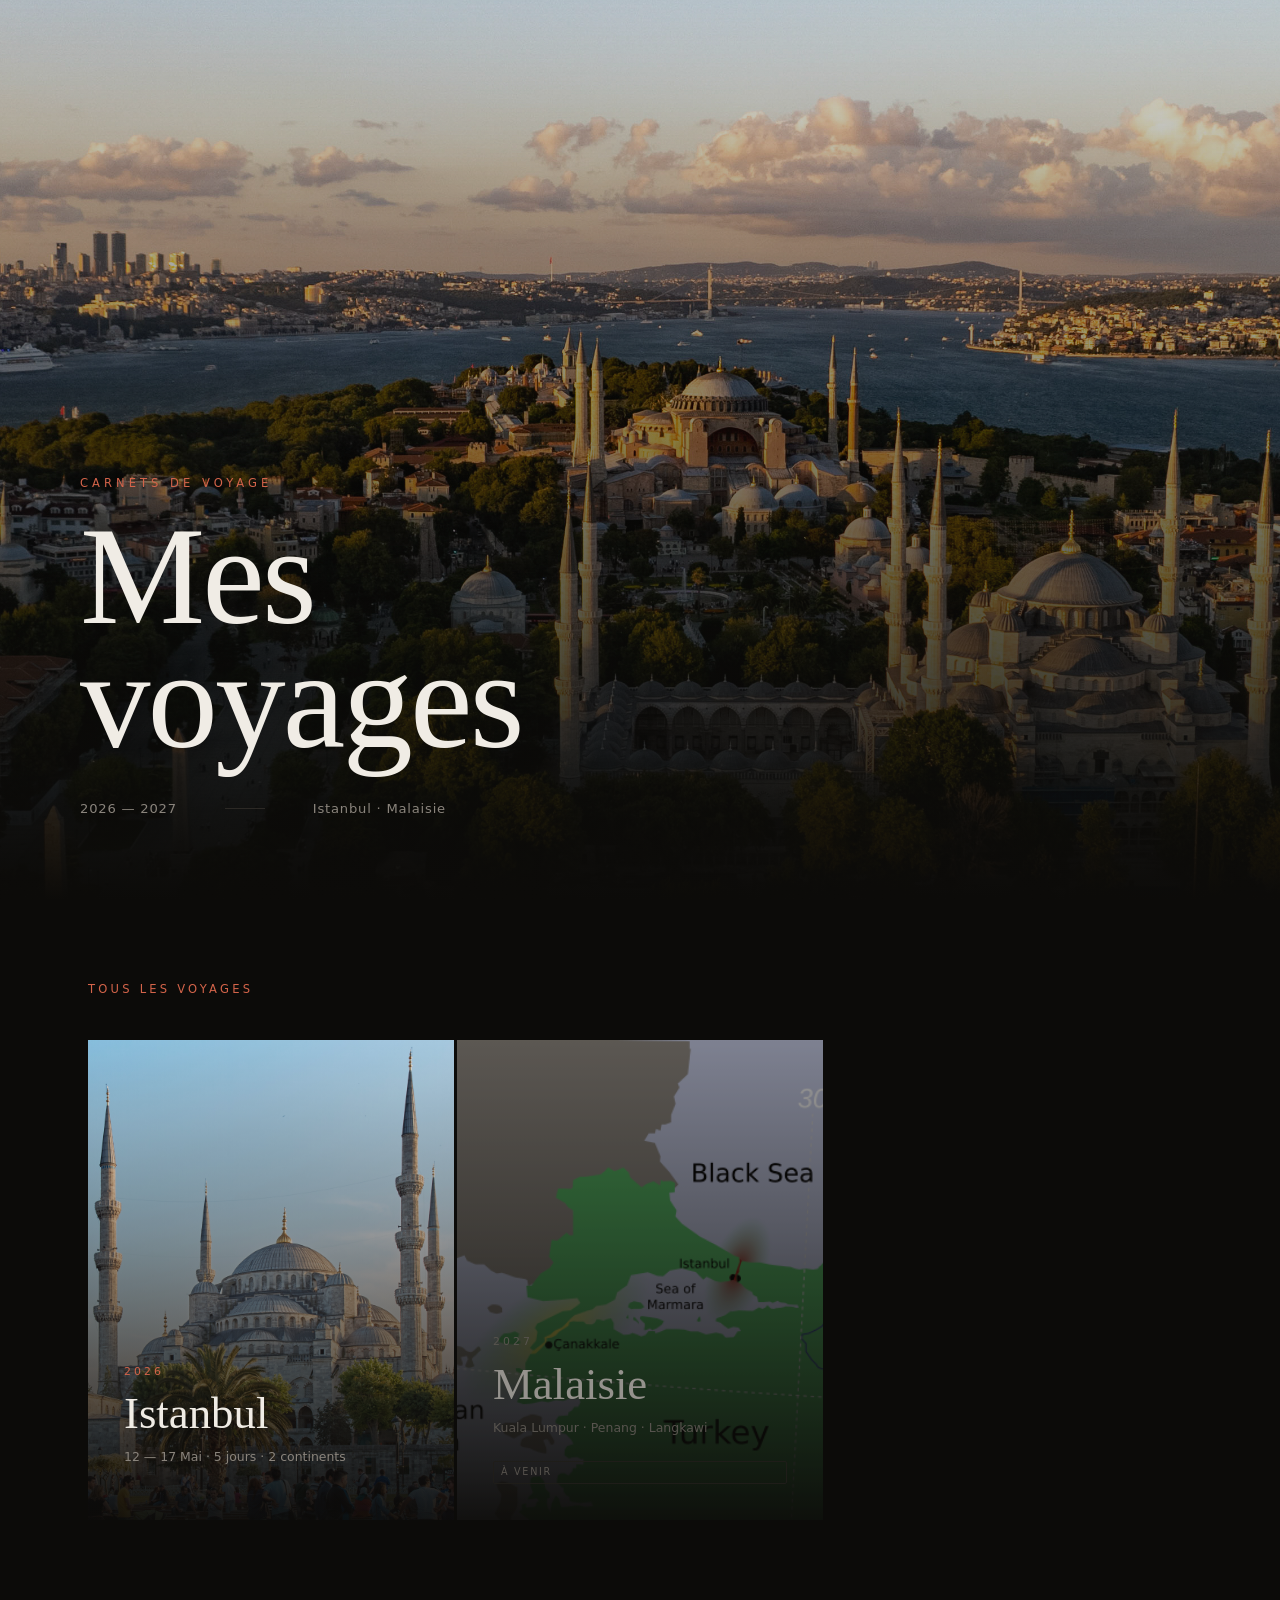
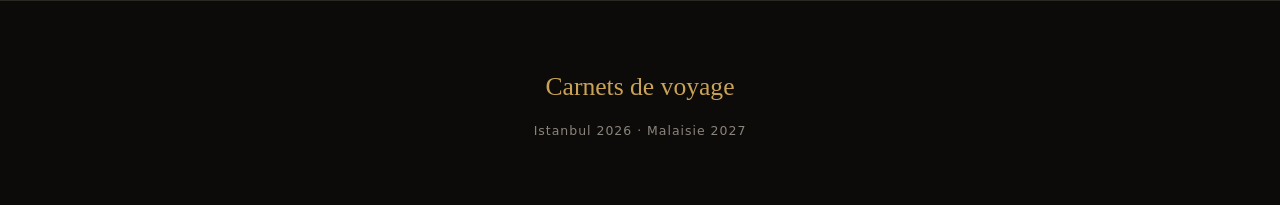
<file: index.html>
<!DOCTYPE html>
<html lang="fr">
<head>
    <meta charset="UTF-8">
    <meta name="viewport" content="width=device-width, initial-scale=1.0">
    <title>Carnets de voyage</title>
    <link rel="stylesheet" href="style.css"/>
</head>
<body>

<!-- HERO -->
<div class="hero" style="background-image: url('istanbul/img/hero.jpg')">
    <div class="hero-content">
        <div class="hero-eyebrow">Carnets de voyage</div>
        <h1>Mes<br>voyages</h1>
        <div class="hero-meta">
            <span>2026 — 2027</span>
            <div class="hero-divider"></div>
            <span>Istanbul · Malaisie</span>
        </div>
    </div>
</div>

<!-- VOYAGES -->
<section class="trips-section">
    <div class="trips-section-label">Tous les voyages</div>
    <div class="trips-grid">

        <a class="trip-card" href="istanbul/index.html">
            <div class="trip-card-photo" style="background-image: url('istanbul/img/blue-mosque.jpg')"></div>
            <div class="trip-card-overlay">
                <div class="trip-card-year">2026</div>
                <div class="trip-card-name">Istanbul</div>
                <div class="trip-card-meta">12 — 17 Mai · 5 jours · 2 continents</div>
                <div class="trip-card-cta">Voir le carnet →</div>
            </div>
        </a>

        <div class="trip-card soon">
            <div class="trip-card-photo" style="background-image: url('istanbul/img/bosphorus.jpg'); filter: grayscale(0.4)"></div>
            <div class="trip-card-overlay">
                <div class="trip-card-year">2027</div>
                <div class="trip-card-name">Malaisie</div>
                <div class="trip-card-meta">Kuala Lumpur · Penang · Langkawi</div>
                <div class="trip-badge">À venir</div>
            </div>
        </div>

    </div>
</section>

<footer>
    <div class="footer-title">Carnets de voyage</div>
    <p>Istanbul 2026 · Malaisie 2027</p>
</footer>

</body>
</html>
</file>
<file: style.css>
:root {
    --bg: #0c0b09;
    --surface: #141210;
    --card: #1c1a17;
    --border: #2c2925;
    --accent: #d4644a;
    --gold: #c9a255;
    --text: #f0ece5;
    --muted: #8a847c;
}

* { margin: 0; padding: 0; box-sizing: border-box; }

html { scroll-behavior: smooth; }

body {
    background: var(--bg);
    color: var(--text);
    font-family: Georgia, 'Times New Roman', serif;
    line-height: 1.7;
    transition: margin-left 0.35s cubic-bezier(0.4,0,0.2,1);
}

body.sidebar-open {
    margin-left: 280px;
}

/* NAV */
nav {
    position: sticky;
    top: 0;
    z-index: 100;
    background: rgba(12,11,9,0.88);
    backdrop-filter: blur(20px);
    border-bottom: 1px solid var(--border);
}

nav ul {
    list-style: none;
    display: flex;
    justify-content: center;
    overflow-x: auto;
}

nav a {
    display: block;
    padding: 18px 28px;
    color: var(--muted);
    text-decoration: none;
    font-family: system-ui, sans-serif;
    font-size: 0.75rem;
    letter-spacing: 0.14em;
    text-transform: uppercase;
    transition: color 0.2s;
    white-space: nowrap;
}

nav a:hover { color: var(--accent); }

/* HERO */
.hero {
    height: 100vh;
    min-height: 600px;
    display: flex;
    flex-direction: column;
    justify-content: flex-end;
    padding: 80px;
    position: relative;
    overflow: hidden;
    background-size: cover;
    background-position: center;
    background-repeat: no-repeat;
}

.hero::before {
    content: '';
    position: absolute;
    inset: 0;
    background: linear-gradient(
        to top,
        rgba(12,11,9,1) 0%,
        rgba(12,11,9,0.5) 50%,
        rgba(12,11,9,0.15) 100%
    );
}

.hero-content { position: relative; max-width: 900px; }

.hero-eyebrow {
    font-family: system-ui, sans-serif;
    font-size: 0.72rem;
    letter-spacing: 0.35em;
    text-transform: uppercase;
    color: var(--accent);
    margin-bottom: 20px;
}

.hero h1 {
    font-size: clamp(72px, 11vw, 148px);
    font-weight: 400;
    line-height: 0.88;
    letter-spacing: -0.02em;
    color: var(--text);
    margin-bottom: 36px;
}

.hero-meta {
    display: flex;
    gap: 48px;
    align-items: center;
    font-family: system-ui, sans-serif;
    font-size: 0.82rem;
    color: var(--muted);
    letter-spacing: 0.06em;
}

.hero-divider { width: 40px; height: 1px; background: var(--border); }

/* INTRO */
.intro {
    max-width: 680px;
    margin: 100px auto;
    padding: 0 40px;
    text-align: center;
}

.intro-label {
    font-family: system-ui, sans-serif;
    font-size: 0.72rem;
    letter-spacing: 0.25em;
    text-transform: uppercase;
    color: var(--accent);
    margin-bottom: 24px;
}

.intro h2 {
    font-size: 1.9rem;
    font-weight: 400;
    color: var(--gold);
    margin-bottom: 20px;
    line-height: 1.3;
}

.intro p {
    font-size: 1rem;
    color: var(--muted);
    line-height: 1.9;
}

/* DAY SECTION */
.day {
    border-top: 1px solid var(--border);
    padding: 80px 0;
    scroll-margin-top: 56px;
}

.day-inner {
    max-width: 1200px;
    margin: 0 auto;
    padding: 0 48px;
}

/* Day header */
.day-header {
    display: flex;
    gap: 32px;
    align-items: flex-start;
    margin-bottom: 56px;
}

.day-num {
    font-size: clamp(80px, 9vw, 110px);
    line-height: 1;
    color: var(--border);
    letter-spacing: -0.04em;
    flex-shrink: 0;
    font-weight: 400;
    user-select: none;
}

.day-meta { padding-top: 8px; }

.day-label {
    font-family: system-ui, sans-serif;
    font-size: 0.72rem;
    letter-spacing: 0.22em;
    text-transform: uppercase;
    color: var(--accent);
    margin-bottom: 10px;
}

.day-title {
    font-size: clamp(1.4rem, 2.5vw, 2.2rem);
    font-weight: 400;
    color: var(--text);
    margin-bottom: 8px;
    line-height: 1.2;
}

.day-areas {
    font-family: system-ui, sans-serif;
    font-size: 0.78rem;
    color: var(--muted);
    letter-spacing: 0.06em;
}

/* MAP */
.day-map {
    width: 100%;
    height: 440px;
    border-radius: 2px;
    overflow: hidden;
    margin-bottom: 60px;
    border: 1px solid var(--border);
}

.day-map iframe {
    width: 100%;
    height: 100%;
    border: 0;
    display: block;
    filter: grayscale(0.2) contrast(1.05);
}

/* TIMELINE */
.timeline {
    position: relative;
    margin-bottom: 64px;
}

.timeline::before {
    content: '';
    position: absolute;
    left: 88px;
    top: 0; bottom: 0;
    width: 1px;
    background: var(--border);
}

.tl-item {
    display: grid;
    grid-template-columns: 88px 1fr;
    gap: 0;
    padding: 24px 0;
    border-bottom: 1px solid var(--border);
}

.tl-item:last-child { border-bottom: none; }

.tl-time {
    font-family: system-ui, sans-serif;
    font-size: 0.72rem;
    color: var(--accent);
    letter-spacing: 0.04em;
    text-align: right;
    padding-right: 0;
    padding-top: 3px;
}

.tl-body {
    padding-left: 28px;
    position: relative;
}

.tl-body::before {
    content: '';
    position: absolute;
    left: -4px;
    top: 9px;
    width: 7px; height: 7px;
    border-radius: 50%;
    background: var(--accent);
    box-shadow: 0 0 0 3px var(--bg);
}

.tl-title {
    font-size: 1.05rem;
    color: var(--text);
    margin-bottom: 6px;
}

.tl-desc {
    font-size: 0.88rem;
    color: var(--muted);
    line-height: 1.75;
    max-width: 580px;
}

.tl-link {
    display: inline-flex;
    align-items: center;
    gap: 6px;
    margin-top: 10px;
    font-family: system-ui, sans-serif;
    font-size: 0.7rem;
    letter-spacing: 0.14em;
    text-transform: uppercase;
    color: var(--accent);
    text-decoration: none;
    opacity: 0.65;
    transition: opacity 0.2s;
}

.tl-link:hover { opacity: 1; }

/* MONUMENTS GRID */
.monuments {
    display: flex;
    gap: 3px;
    align-items: stretch;
}

.monuments.cols-1 { }
.monuments.cols-2 { }
.monuments.cols-3 { }

.monument {
    position: relative;
    overflow: hidden;
    cursor: default;
    flex: 1;
    transition: flex 0.5s cubic-bezier(0.4, 0, 0.2, 1);
}

/* 2 colonnes: hovered = 75%, other = 25% */
.monuments.cols-2 .monument:hover {
    flex: 3;
    z-index: 10;
}

/* 3 colonnes: hovered = 65%, other = 17.5% */
.monuments.cols-3 .monument:hover {
    flex: 3.71;
    z-index: 10;
}

.monument.tall { height: 520px; }
.monument.short { height: 400px; }

.mon-photo {
    width: 100%;
    height: 100%;
    background-size: cover;
    background-position: center;
    transition: transform 0.7s ease;
}

.monument:hover .mon-photo { transform: scale(1.05); }

.mon-overlay {
    position: absolute;
    inset: 0;
    background: linear-gradient(
        to top,
        rgba(12,11,9,0.97) 0%,
        rgba(12,11,9,0.4) 55%,
        transparent 100%
    );
    display: flex;
    flex-direction: column;
    justify-content: flex-end;
    padding: 36px;
    transition: background 0.4s;
}

.monument:hover .mon-overlay {
    background: linear-gradient(
        to top,
        rgba(12,11,9,0.99) 0%,
        rgba(12,11,9,0.75) 50%,
        rgba(12,11,9,0.2) 100%
    );
}

.mon-badge {
    font-family: system-ui, sans-serif;
    font-size: 0.68rem;
    letter-spacing: 0.22em;
    text-transform: uppercase;
    color: var(--accent);
    margin-bottom: 10px;
}

.mon-name {
    font-size: clamp(1.2rem, 2vw, 1.75rem);
    font-weight: 400;
    color: var(--text);
    line-height: 1.2;
}

.mon-desc {
    font-size: 0.86rem;
    color: var(--muted);
    line-height: 1.75;
    max-height: 0;
    overflow: hidden;
    transition: max-height 0.5s ease, margin-top 0.3s;
}

.monument:hover .mon-desc {
    max-height: 160px;
    margin-top: 14px;
}

.mon-highlights {
    list-style: none;
    max-height: 0;
    overflow: hidden;
    transition: max-height 0.4s ease 0.1s;
}

.monument:hover .mon-highlights { max-height: 150px; }

.mon-highlights li {
    font-family: system-ui, sans-serif;
    font-size: 0.76rem;
    color: var(--gold);
    padding: 3px 0;
    opacity: 0.85;
}

.mon-highlights li::before { content: '— '; opacity: 0.5; }

.mon-link {
    display: inline-flex;
    align-items: center;
    gap: 8px;
    font-family: system-ui, sans-serif;
    font-size: 0.7rem;
    letter-spacing: 0.14em;
    text-transform: uppercase;
    color: var(--accent);
    text-decoration: none;
    margin-top: 0;
    max-height: 0;
    overflow: hidden;
    opacity: 0;
    transition: max-height 0.3s, opacity 0.3s 0.15s, margin-top 0.3s;
}

.monument:hover .mon-link {
    max-height: 40px;
    opacity: 1;
    margin-top: 16px;
}

/* FOOTER */
footer {
    border-top: 1px solid var(--border);
    padding: 64px 40px;
    text-align: center;
}

footer .footer-title {
    font-size: 1.6rem;
    font-weight: 400;
    color: var(--gold);
    margin-bottom: 12px;
}

footer p {
    font-family: system-ui, sans-serif;
    font-size: 0.78rem;
    color: var(--muted);
    letter-spacing: 0.08em;
}

/* MAP PINS */
.lpin {
    width: 30px; height: 30px;
    background: var(--accent);
    border: 2.5px solid white;
    border-radius: 50%;
    display: flex; align-items: center; justify-content: center;
    font-family: system-ui, sans-serif;
    font-size: 12px; font-weight: 700;
    color: white;
    box-shadow: 0 2px 10px rgba(0,0,0,0.5);
    cursor: pointer;
    transition: transform 0.15s;
}
.lpin:hover { transform: scale(1.2); }

.leaflet-popup-content-wrapper {
    background: var(--card);
    color: var(--text);
    border: 1px solid var(--border);
    border-radius: 4px;
    box-shadow: 0 4px 20px rgba(0,0,0,0.5);
}
.leaflet-popup-tip { background: var(--card); }
.leaflet-popup-content b { color: var(--accent); font-style: normal; }
.leaflet-popup-content { font-family: system-ui, sans-serif; font-size: 13px; line-height: 1.5; }

/* SIDEBAR */
.sidebar-toggle {
    position: fixed;
    left: 16px;
    top: 16px;
    z-index: 200;
    background: var(--card);
    border: 1px solid var(--border);
    width: 42px;
    height: 42px;
    display: flex;
    align-items: center;
    justify-content: center;
    cursor: pointer;
    border-radius: 4px;
    transition: background 0.2s, border-color 0.2s;
    padding: 0;
}

.sidebar-toggle:hover {
    background: var(--border);
    border-color: var(--muted);
}

.sidebar-toggle svg {
    width: 18px;
    height: 14px;
    stroke: var(--muted);
    transition: stroke 0.2s;
}

.sidebar-toggle:hover svg { stroke: var(--text); }

.sidebar-toggle.open svg .bar-mid { opacity: 0; }

.sidebar-toggle.open svg { stroke: var(--accent); }

.sidebar {
    position: fixed;
    left: -280px;
    top: 0;
    bottom: 0;
    width: 280px;
    z-index: 190;
    background: var(--surface);
    border-right: 1px solid var(--border);
    display: flex;
    flex-direction: column;
    transition: left 0.35s cubic-bezier(0.4,0,0.2,1);
    overflow-y: auto;
}

.sidebar.open { left: 0; }

.sidebar-toggle.open { left: 296px; }

.sidebar-header {
    padding: 32px 24px 20px;
    border-bottom: 1px solid var(--border);
}

.sidebar-label {
    font-family: system-ui, sans-serif;
    font-size: 0.65rem;
    letter-spacing: 0.28em;
    text-transform: uppercase;
    color: var(--accent);
    margin-bottom: 6px;
}

.sidebar-title {
    font-size: 1rem;
    font-weight: 400;
    color: var(--muted);
}

.sidebar-home {
    display: inline-block;
    margin-top: 10px;
    font-family: system-ui, sans-serif;
    font-size: 0.72rem;
    color: var(--muted);
    text-decoration: none;
    letter-spacing: 0.06em;
    transition: color 0.2s;
}

.sidebar-home:hover { color: var(--accent); }

.sidebar-trips {
    padding: 20px 0;
    flex: 1;
}

.trip-item {
    display: block;
    padding: 16px 24px;
    text-decoration: none;
    border-left: 2px solid transparent;
    transition: background 0.15s, border-color 0.15s;
    cursor: pointer;
}

.trip-item:hover { background: var(--card); }

.trip-item.active {
    border-left-color: var(--accent);
    background: var(--card);
}

.trip-item.soon {
    opacity: 0.55;
    cursor: default;
}

.trip-item.soon:hover { background: transparent; }

.trip-year {
    font-family: system-ui, sans-serif;
    font-size: 0.65rem;
    letter-spacing: 0.2em;
    text-transform: uppercase;
    color: var(--accent);
    margin-bottom: 5px;
}

.trip-item.soon .trip-year { color: var(--muted); }

.trip-name {
    font-size: 1.1rem;
    font-weight: 400;
    color: var(--text);
    margin-bottom: 4px;
}

.trip-meta {
    font-family: system-ui, sans-serif;
    font-size: 0.72rem;
    color: var(--muted);
}

.trip-badge {
    display: inline-block;
    margin-top: 7px;
    font-family: system-ui, sans-serif;
    font-size: 0.6rem;
    letter-spacing: 0.18em;
    text-transform: uppercase;
    padding: 2px 7px;
    border: 1px solid var(--border);
    border-radius: 2px;
    color: var(--muted);
}

.trip-item.active .trip-badge {
    border-color: var(--accent);
    color: var(--accent);
}

/* HOME — grille des voyages */
.trips-section {
    max-width: 1200px;
    margin: 0 auto;
    padding: 80px 48px;
}

.trips-section-label {
    font-family: system-ui, sans-serif;
    font-size: 0.72rem;
    letter-spacing: 0.28em;
    text-transform: uppercase;
    color: var(--accent);
    margin-bottom: 40px;
}

.trips-grid {
    display: grid;
    grid-template-columns: repeat(auto-fill, minmax(340px, 1fr));
    gap: 3px;
}

.trip-card {
    position: relative;
    height: 480px;
    overflow: hidden;
    text-decoration: none;
    display: block;
}

.trip-card-photo {
    width: 100%;
    height: 100%;
    background-size: cover;
    background-position: center;
    transition: transform 0.7s ease;
}

.trip-card:not(.soon):hover .trip-card-photo { transform: scale(1.05); }

.trip-card-overlay {
    position: absolute;
    inset: 0;
    background: linear-gradient(
        to top,
        rgba(12,11,9,0.95) 0%,
        rgba(12,11,9,0.35) 60%,
        transparent 100%
    );
    display: flex;
    flex-direction: column;
    justify-content: flex-end;
    padding: 36px;
    transition: background 0.4s;
}

.trip-card:not(.soon):hover .trip-card-overlay {
    background: linear-gradient(
        to top,
        rgba(12,11,9,0.98) 0%,
        rgba(12,11,9,0.7) 50%,
        rgba(12,11,9,0.15) 100%
    );
}

.trip-card-year {
    font-family: system-ui, sans-serif;
    font-size: 0.68rem;
    letter-spacing: 0.28em;
    text-transform: uppercase;
    color: var(--accent);
    margin-bottom: 8px;
}

.trip-card.soon .trip-card-year { color: var(--muted); }

.trip-card-name {
    font-size: clamp(1.8rem, 4vw, 2.8rem);
    font-weight: 400;
    color: var(--text);
    line-height: 1.1;
    margin-bottom: 8px;
}

.trip-card-meta {
    font-family: system-ui, sans-serif;
    font-size: 0.78rem;
    color: var(--muted);
    margin-bottom: 16px;
}

.trip-card-cta {
    font-family: system-ui, sans-serif;
    font-size: 0.72rem;
    letter-spacing: 0.18em;
    text-transform: uppercase;
    color: var(--accent);
    max-height: 0;
    overflow: hidden;
    opacity: 0;
    transition: max-height 0.3s, opacity 0.3s 0.1s;
}

.trip-card:not(.soon):hover .trip-card-cta {
    max-height: 30px;
    opacity: 1;
}

.trip-card.soon {
    opacity: 0.6;
    cursor: default;
    pointer-events: none;
}

/* RESPONSIVE */
@media (max-width: 900px) {
    body.sidebar-open {
        margin-left: 0;
    }
    .hero { padding: 40px 28px; }
    .day-inner { padding: 0 24px; }
    .day-header { gap: 16px; }
    .day-num { font-size: 60px; }
    .timeline::before { left: 62px; }
    .tl-item { grid-template-columns: 62px 1fr; }
    .monument {
        flex: 1 1 100%;
    }
    .monument:hover {
        flex: 1 1 100%;
    }
    .monument.tall,
    .monument.short { height: 360px; }
    .trips-section { padding: 60px 24px; }
    .trips-grid { grid-template-columns: 1fr; }
}
</file>
